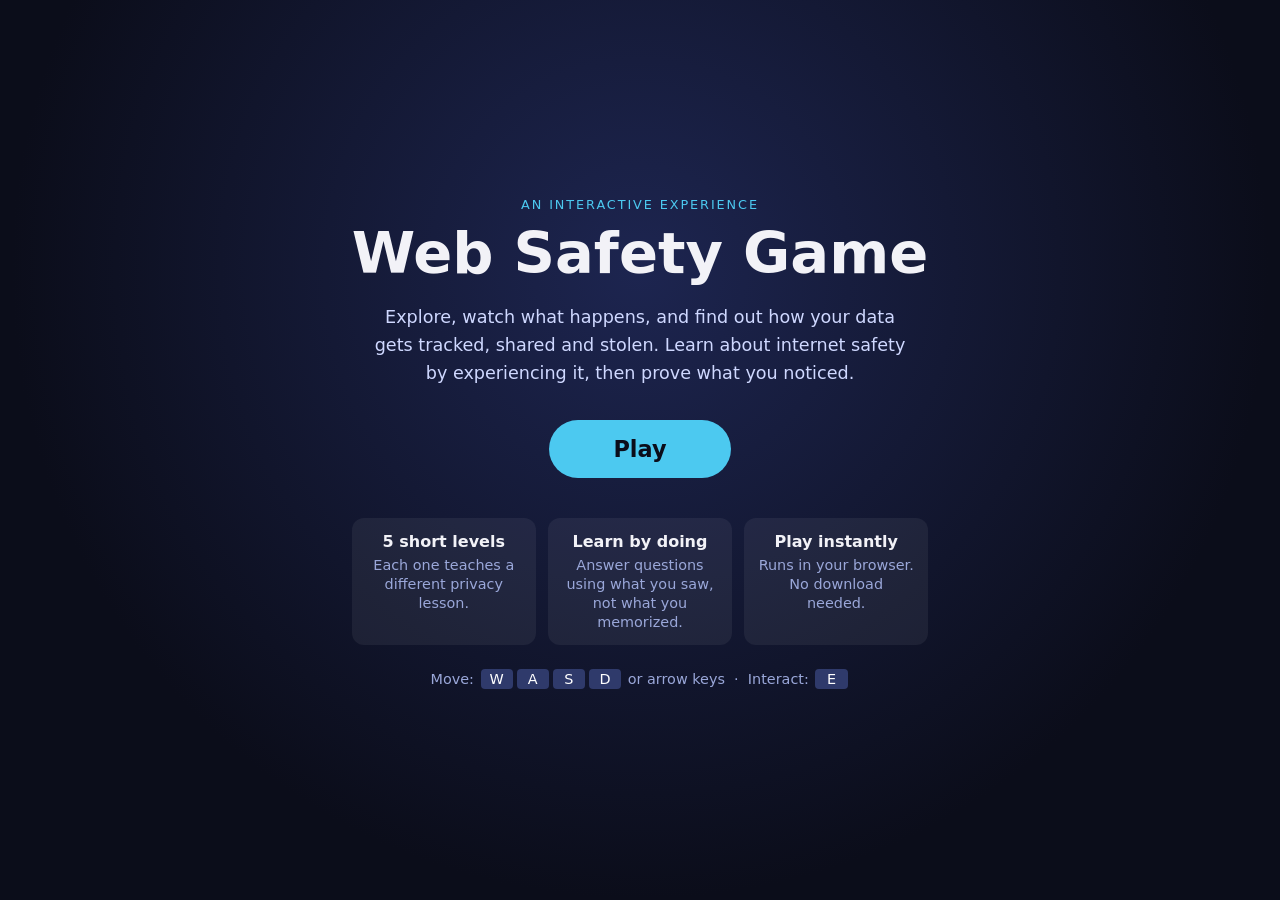
<file: index.html>
<!DOCTYPE html>
<html lang="en">
<head>
  <meta charset="UTF-8" />
  <meta name="viewport" content="width=device-width, initial-scale=1.0" />
  <title>Web Safety Game</title>
  <link rel="stylesheet" href="style.css" />
</head>
<body class="home">
  <main class="hero">
    <p class="tag">An interactive experience</p>
    <h1>Web Safety Game</h1>
    <p class="lead">
      Explore, watch what happens, and find out how your data gets tracked,
      shared and stolen. Learn about internet safety by experiencing it, then
      prove what you noticed.
    </p>

    <a class="play" href="play.html">Play</a>

    <ul class="features">
      <li><strong>5 short levels</strong><span>Each one teaches a different privacy lesson.</span></li>
      <li><strong>Learn by doing</strong><span>Answer questions using what you saw, not what you memorized.</span></li>
      <li><strong>Play instantly</strong><span>Runs in your browser. No download needed.</span></li>
    </ul>

    <p class="controls">
      Move: <kbd>W</kbd><kbd>A</kbd><kbd>S</kbd><kbd>D</kbd> or arrow keys &nbsp;&middot;&nbsp; Interact: <kbd>E</kbd>
    </p>
  </main>
</body>
</html>
</file>
<file: style.css>
html, body {
  margin: 0;
  height: 100%;
  background: #0b0d1a;
  color: #f2f2f7;
  font-family: system-ui, sans-serif;
}

/* ---------- game page ---------- */
#game {
  width: 100vw;
  height: 100vh;
}
#home {
  position: fixed;
  left: 12px;
  bottom: 10px;
  z-index: 5;
  color: #9aa7d9;
  text-decoration: none;
  font-size: 14px;
}
#home:hover { color: #ffffff; }

/* ---------- homepage ---------- */
body.home {
  display: flex;
  align-items: center;
  justify-content: center;
  background: radial-gradient(circle at 50% 30%, #1d2550 0%, #0b0d1a 70%);
}
.hero {
  max-width: 680px;
  padding: 24px;
  text-align: center;
}
.tag {
  margin: 0 0 8px;
  color: #4cc9f0;
  text-transform: uppercase;
  letter-spacing: 0.15em;
  font-size: 0.8rem;
}
.hero h1 {
  margin: 0 0 16px;
  font-size: clamp(2.4rem, 7vw, 3.6rem);
}
.lead {
  margin: 0 auto 32px;
  max-width: 540px;
  color: #cfd8ff;
  font-size: 1.1rem;
  line-height: 1.6;
}
.play {
  display: inline-block;
  padding: 16px 64px;
  border-radius: 999px;
  background: #4cc9f0;
  color: #0b0d1a;
  font-size: 1.4rem;
  font-weight: 700;
  text-decoration: none;
  transition: transform 0.15s, background 0.15s;
}
.play:hover {
  background: #7ddcf7;
  transform: scale(1.05);
}
.features {
  list-style: none;
  display: grid;
  grid-template-columns: repeat(auto-fit, minmax(180px, 1fr));
  gap: 12px;
  margin: 40px 0 24px;
  padding: 0;
}
.features li {
  padding: 14px;
  border-radius: 12px;
  background: rgba(255, 255, 255, 0.06);
}
.features strong { display: block; margin-bottom: 4px; }
.features span { color: #9aa7d9; font-size: 0.9rem; }
.controls { color: #9aa7d9; font-size: 0.9rem; }
kbd {
  display: inline-block;
  min-width: 1.4em;
  margin: 0 2px;
  padding: 2px 6px;
  border-radius: 4px;
  background: #2f3a6b;
  color: #ffffff;
  font-family: inherit;
}
</file>
